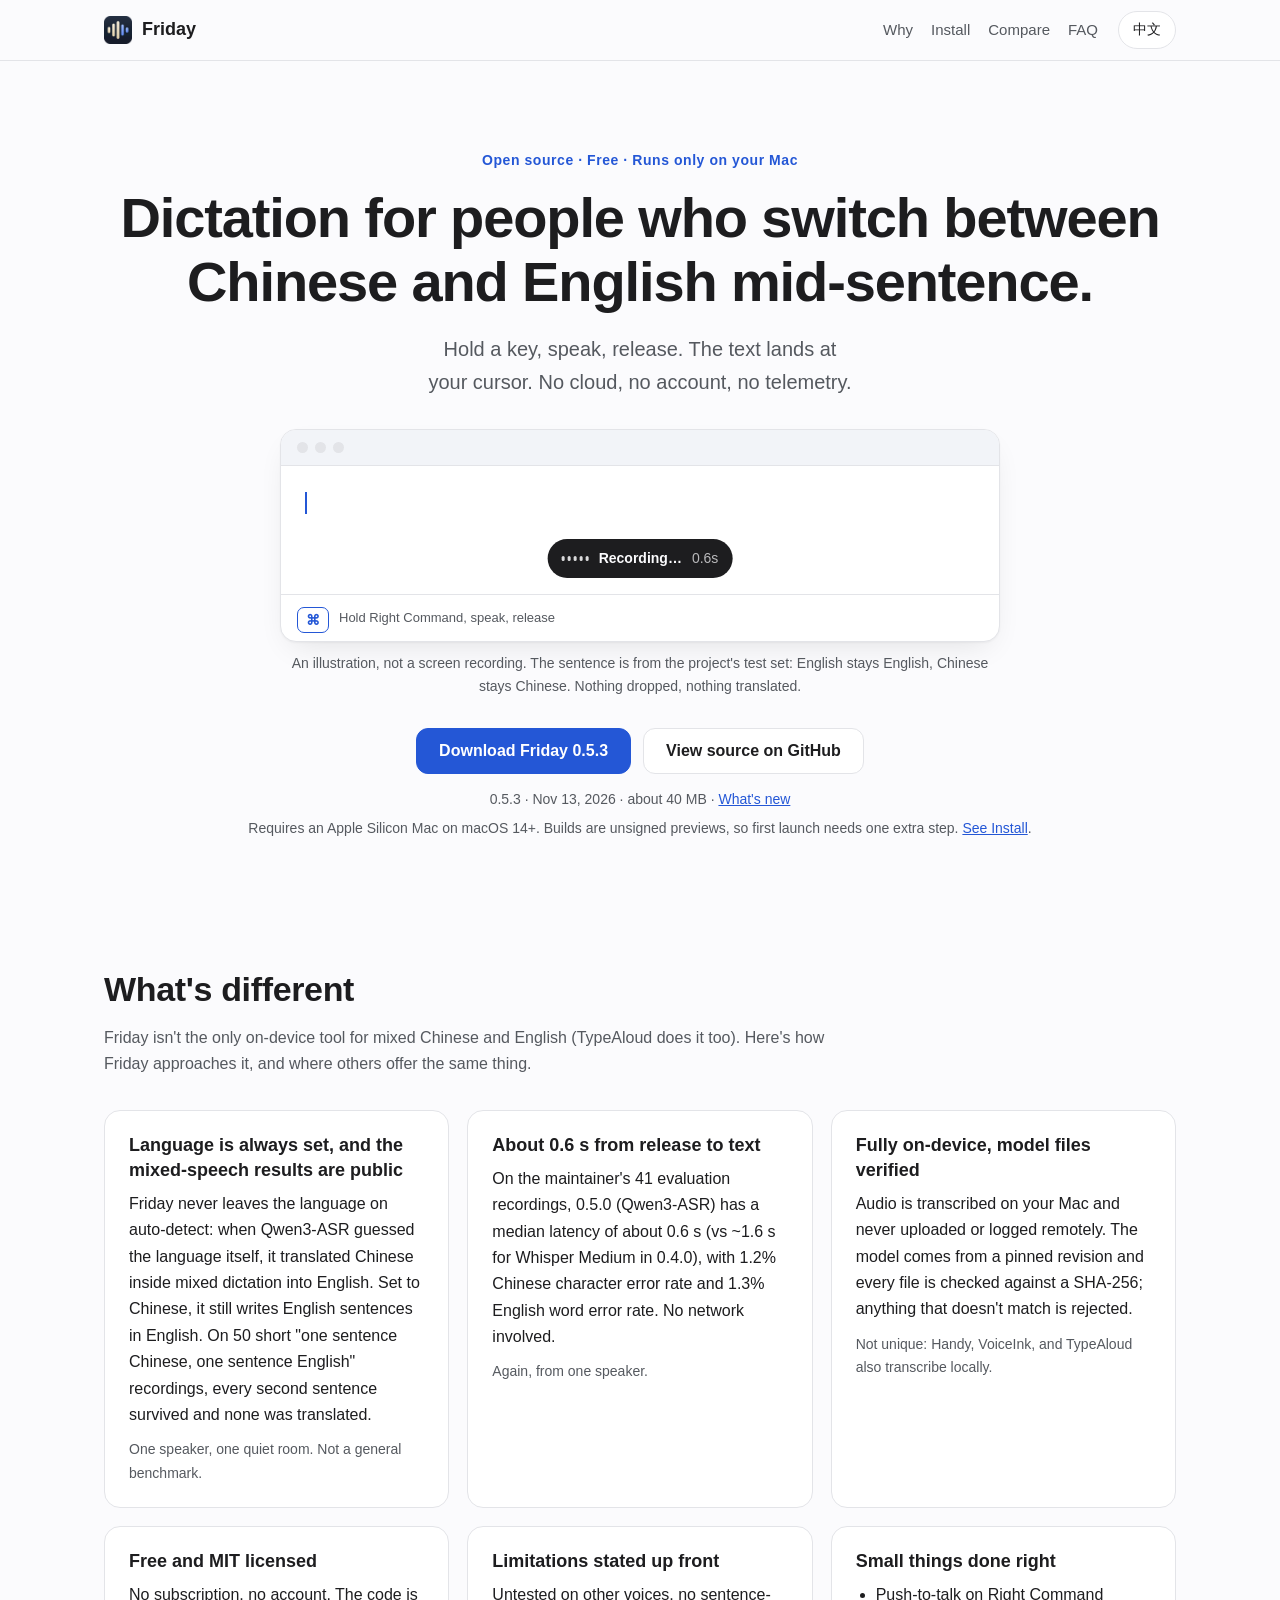
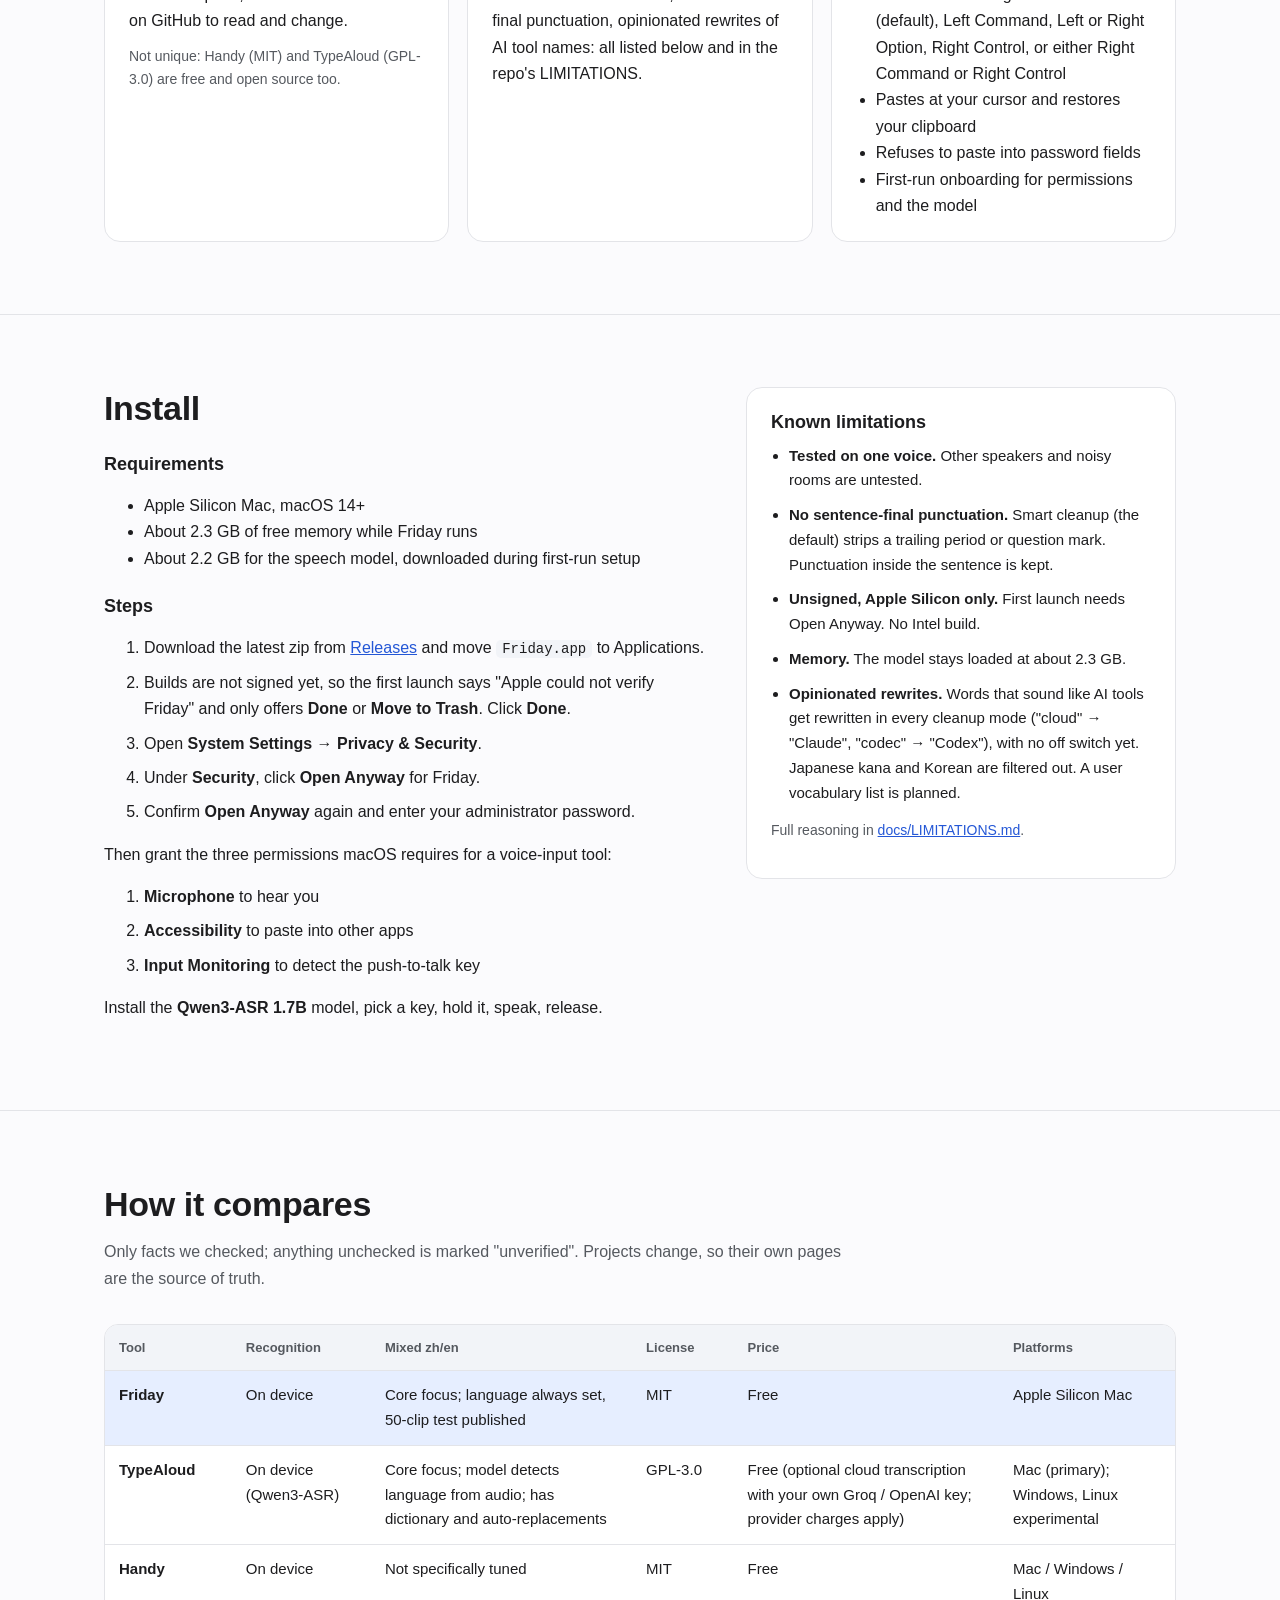
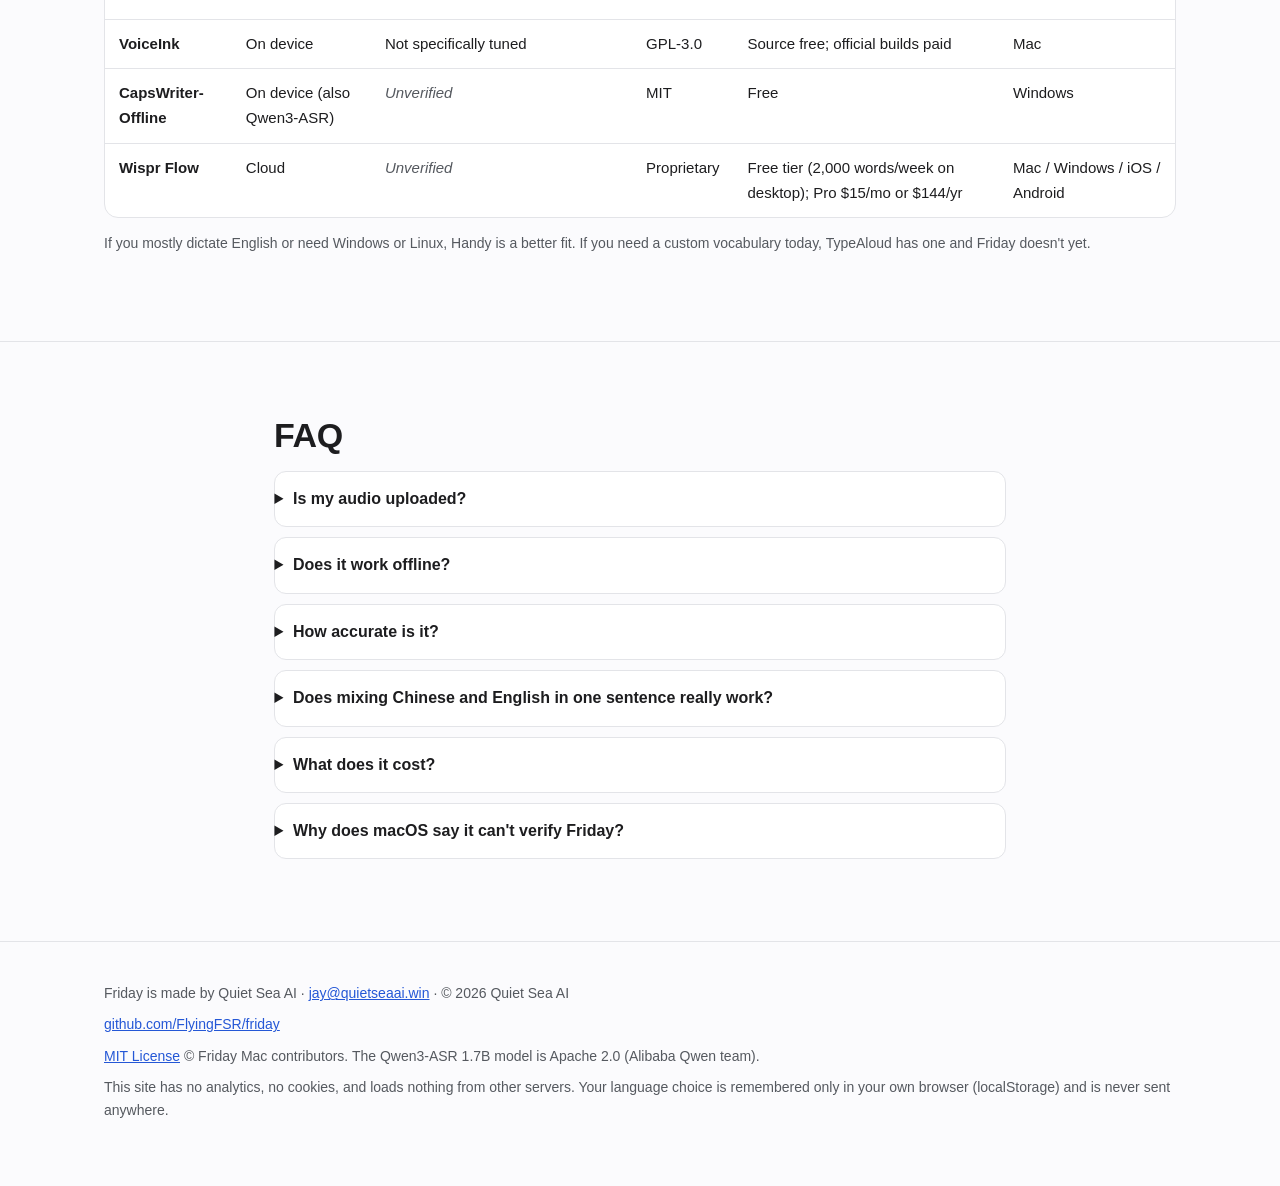
<file: docs/index.html>
<!DOCTYPE html>
<html lang="zh-CN" data-lang="zh">
<head>
<meta charset="utf-8">
<meta name="viewport" content="width=device-width, initial-scale=1">
<title>Friday · 中英混说的本地 Mac 语音输入</title>
<meta name="description" content="Friday：在你的 Mac 上本地运行的语音输入，一句话里中英来回切也不丢词、不翻译。免费，MIT 开源。On-device Mac dictation for Chinese-English code-switching.">
<meta name="color-scheme" content="light dark">
<meta name="theme-color" content="#fbfbfd" media="(prefers-color-scheme: light)">
<meta name="theme-color" content="#0f1115" media="(prefers-color-scheme: dark)">
<link rel="canonical" href="https://friday.quietseaai.win/">
<meta name="author" content="Quiet Sea AI">
<meta property="og:site_name" content="Friday">
<meta property="og:type" content="website">
<meta property="og:url" content="https://friday.quietseaai.win/">
<meta property="og:locale" content="zh_CN">
<meta property="og:locale:alternate" content="en_US">
<meta property="og:title" content="Friday · On-device Mac dictation for Chinese + English">
<meta property="og:description" content="Hold a key, speak Chinese and English in one breath, release. Runs fully on your Mac. Free, MIT licensed.">
<meta property="og:image" content="https://friday.quietseaai.win/og.png?v=4">
<meta property="og:image:width" content="1200">
<meta property="og:image:height" content="630">
<meta property="og:image:alt" content="Friday: 一句话里中英来回切，也不丢词、不乱翻译。On-device Mac dictation for Chinese + English.">
<meta name="twitter:card" content="summary_large_image">
<meta name="twitter:title" content="Friday · On-device Mac dictation for Chinese + English">
<meta name="twitter:description" content="Hold a key, speak Chinese and English in one breath, release. Runs fully on your Mac. Free, MIT licensed.">
<meta name="twitter:image" content="https://friday.quietseaai.win/og.png?v=4">
<link rel="icon" type="image/png" sizes="32x32" href="favicon-32.png">
<link rel="icon" type="image/png" sizes="192x192" href="icon-192.png">
<link rel="apple-touch-icon" href="apple-touch-icon.png">
<link rel="stylesheet" href="style.css">
<script type="application/ld+json">
{"@context":"https://schema.org","@type":"SoftwareApplication","name":"Friday",
"description":"On-device Mac dictation for people who switch between Chinese and English mid-sentence. Runs Qwen3-ASR locally; no cloud, no account, no telemetry.",
"applicationCategory":"UtilitiesApplication","operatingSystem":"macOS 14 or later, Apple Silicon",
"softwareVersion":"0.5.3","license":"https://opensource.org/licenses/MIT",
"offers":{"@type":"Offer","price":"0","priceCurrency":"USD"},
"downloadUrl":"https://github.com/FlyingFSR/friday/releases/latest",
"url":"https://friday.quietseaai.win/","sameAs":["https://github.com/FlyingFSR/friday"],
"image":"https://friday.quietseaai.win/icon-192.png",
"author":{"@type":"Organization","name":"Quiet Sea AI","url":"https://friday.quietseaai.win/"}}
</script>
<script>
(function(){var s=null;try{s=localStorage.getItem('friday-lang')}catch(e){}
var l=s||((navigator.language||'').toLowerCase().indexOf('zh')===0?'zh':'en');
document.documentElement.setAttribute('data-lang',l);document.documentElement.lang=l==='zh'?'zh-CN':'en';})();
</script>
</head>
<body>
<a class="skip" href="#main"><span lang="zh">跳到正文</span><span lang="en">Skip to content</span></a>
<header class="top">
  <div class="wrap bar">
    <a class="brand" href="#top" aria-label="Friday">
      <img src="icon-64.png" width="28" height="28" alt="">
      Friday
    </a>
    <nav aria-label="Main / 主导航">
      <a href="#why"><span lang="zh">区别</span><span lang="en">Why</span></a>
      <a href="#install"><span lang="zh">安装</span><span lang="en">Install</span></a>
      <a href="#compare"><span lang="zh">对比</span><span lang="en">Compare</span></a>
      <a href="#faq">FAQ</a>
    </nav>
    <button id="lang" class="lang" type="button" aria-label="切换语言 / Switch language"><span lang="zh">English</span><span lang="en">中文</span></button>
  </div>
</header>

<main id="main">
<section class="hero" id="top">
  <div class="wrap">
    <p class="eyebrow"><span lang="zh">开源 · 免费 · 只在你的 Mac 上跑</span><span lang="en">Open source · Free · Runs only on your Mac</span></p>
    <h1><span lang="zh">一句话里中英来回切，<br>也不丢词、不乱翻译。</span><span lang="en">Dictation for people who switch between Chinese and English mid&#8209;sentence.</span></h1>
    <p class="lead"><span lang="zh">按住一个键说话，松手，文字直接出现在光标处。不上云，不要账号，没有统计。</span><span lang="en">Hold a key, speak, release. The text lands at your cursor. No cloud, no account, no telemetry.</span></p>
    <figure class="live" id="live">
      <div class="win">
        <div class="win-bar" aria-hidden="true"><i></i><i></i><i></i></div>
        <div class="win-body">
          <blockquote class="out" lang="zh-CN">我让 <mark>Codex review</mark> 一下这个 <mark>pull request</mark>，然后部署到 <mark>production</mark></blockquote>
          <span class="caret" aria-hidden="true"></span>
          <div class="hud" aria-hidden="true">
            <span class="bars"><i></i><i></i><i></i><i></i><i></i></span>
            <span class="hud-rec"><span lang="zh">录音中…</span><span lang="en">Recording…</span></span>
            <span class="hud-tr"><span lang="zh">转写中…</span><span lang="en">Transcribing…</span></span>
            <span class="hud-t">0.0s</span>
          </div>
        </div>
        <div class="win-foot" aria-hidden="true"><kbd class="key">⌘</kbd><span lang="zh">按住右 Command 说话，松手出字</span><span lang="en">Hold Right Command, speak, release</span></div>
      </div>
      <figcaption><span lang="zh">示意动画，不是录屏。句子来自项目测试集：英文还是英文，中文还是中文，不丢词，不翻译。</span><span lang="en">An illustration, not a screen recording. The sentence is from the project's test set: English stays English, Chinese stays Chinese. Nothing dropped, nothing translated.</span></figcaption>
    </figure>
    <div class="cta">
      <a class="btn primary" href="https://github.com/FlyingFSR/friday/releases/latest/download/Friday-macos-arm64.zip"><span lang="zh">下载 Friday 0.5.3</span><span lang="en">Download Friday 0.5.3</span></a>
      <a class="btn" href="https://github.com/FlyingFSR/friday"><span lang="zh">在 GitHub 查看源码</span><span lang="en">View source on GitHub</span></a>
    </div>
    <p class="small ver"><span lang="zh">0.5.3 · 2026 年 11 月 13 日 · 约 40 MB · <a href="https://github.com/FlyingFSR/friday/releases/latest">更新内容</a></span><span lang="en">0.5.3 · Nov 13, 2026 · about 40 MB · <a href="https://github.com/FlyingFSR/friday/releases/latest">What's new</a></span></p>
    <p class="small"><span lang="zh">需要 Apple 芯片 Mac、macOS 14+。目前是未签名预览版，第一次打开要多点一步，<a href="#install">看安装</a>。</span><span lang="en">Requires an Apple Silicon Mac on macOS 14+. Builds are unsigned previews, so first launch needs one extra step. <a href="#install">See Install</a>.</span></p>
  </div>
</section>

<section id="why" aria-labelledby="why-h">
  <div class="wrap">
    <h2 id="why-h"><span lang="zh">和别的语音输入有什么不一样</span><span lang="en">What's different</span></h2>
    <p class="intro"><span lang="zh">本地中英混说的工具不止 Friday 一个（比如 TypeAloud 也做）。下面是 Friday 自己的做法，哪些别人也有，我们直接写出来。</span><span lang="en">Friday isn't the only on-device tool for mixed Chinese and English (TypeAloud does it too). Here's how Friday approaches it, and where others offer the same thing.</span></p>
    <div class="cards">
      <article class="card">
        <h3><span lang="zh">语言总是指定，混说结果公开</span><span lang="en">Language is always set, and the mixed-speech results are public</span></h3>
        <p><span lang="zh">Friday 不让模型自己猜语言：让 Qwen3-ASR 自动判断时，它会把混说里的中文翻成英文。指定中文后，英文句子依然写成英文。在 50 条“一句中文接一句英文”的短录音里，第二句全部保留，没有一句被翻译。</span><span lang="en">Friday never leaves the language on auto-detect: when Qwen3-ASR guessed the language itself, it translated Chinese inside mixed dictation into English. Set to Chinese, it still writes English sentences in English. On 50 short "one sentence Chinese, one sentence English" recordings, every second sentence survived and none was translated.</span></p>
        <p class="fine"><span lang="zh">只是一个人、一个安静房间里的结果，不是通用评测。</span><span lang="en">One speaker, one quiet room. Not a general benchmark.</span></p>
      </article>
      <article class="card">
        <h3><span lang="zh">松手到出字约 0.6 秒</span><span lang="en">About 0.6 s from release to text</span></h3>
        <p><span lang="zh">在作者的 41 条测试录音上，换成 Qwen3-ASR 的 0.5.0 中位延迟约 0.6 秒（0.4.0 的 Whisper Medium 约 1.6 秒）；中文错字率 1.2%，英文错词率 1.3%。不靠网络，不受网速影响。</span><span lang="en">On the maintainer's 41 evaluation recordings, 0.5.0 (Qwen3-ASR) has a median latency of about 0.6 s (vs ~1.6 s for Whisper Medium in 0.4.0), with 1.2% Chinese character error rate and 1.3% English word error rate. No network involved.</span></p>
        <p class="fine"><span lang="zh">同样只代表作者一个人的声音。</span><span lang="en">Again, from one speaker.</span></p>
      </article>
      <article class="card">
        <h3><span lang="zh">完全本地，模型逐个文件校验</span><span lang="en">Fully on-device, model files verified</span></h3>
        <p><span lang="zh">录音只在你的 Mac 上转写，不上传、不远程记录。模型从固定版本下载，每个文件都做 SHA-256 校验，对不上就拒绝。</span><span lang="en">Audio is transcribed on your Mac and never uploaded or logged remotely. The model comes from a pinned revision and every file is checked against a SHA-256; anything that doesn't match is rejected.</span></p>
        <p class="fine"><span lang="zh">不是独有：Handy、VoiceInk、TypeAloud 也在本地识别。</span><span lang="en">Not unique: Handy, VoiceInk, and TypeAloud also transcribe locally.</span></p>
      </article>
      <article class="card">
        <h3><span lang="zh">免费，MIT 开源</span><span lang="en">Free and MIT licensed</span></h3>
        <p><span lang="zh">不用订阅，不要账号。代码在 GitHub，随便看、随便改。</span><span lang="en">No subscription, no account. The code is on GitHub to read and change.</span></p>
        <p class="fine"><span lang="zh">不是独有：Handy（MIT）、TypeAloud（GPL-3.0）也免费开源。</span><span lang="en">Not unique: Handy (MIT) and TypeAloud (GPL-3.0) are free and open source too.</span></p>
      </article>
      <article class="card">
        <h3><span lang="zh">缺点写在明处</span><span lang="en">Limitations stated up front</span></h3>
        <p><span lang="zh">没测过别人的声音、句末不加标点、会改写像 AI 工具名的词，全都写在下面和仓库的 LIMITATIONS 里。</span><span lang="en">Untested on other voices, no sentence-final punctuation, opinionated rewrites of AI tool names: all listed below and in the repo's LIMITATIONS.</span></p>
      </article>
      <article class="card">
        <h3><span lang="zh">日常用得顺手</span><span lang="en">Small things done right</span></h3>
        <ul>
          <li><span lang="zh">快捷键可选右 Command（默认）、左 Command、左右 Option、右 Control，或“右 Command 和右 Control 都能用”</span><span lang="en">Push-to-talk on Right Command (default), Left Command, Left or Right Option, Right Control, or either Right Command or Right Control</span></li>
          <li><span lang="zh">文字插入光标处，之后还原原来的剪贴板</span><span lang="en">Pastes at your cursor and restores your clipboard</span></li>
          <li><span lang="zh">遇到密码框等受保护输入，拒绝粘贴</span><span lang="en">Refuses to paste into password fields</span></li>
          <li><span lang="zh">首次引导：开权限、下模型</span><span lang="en">First-run onboarding for permissions and the model</span></li>
        </ul>
      </article>
    </div>
  </div>
</section>

<section id="install" aria-labelledby="install-h">
  <div class="wrap two">
    <div>
      <h2 id="install-h"><span lang="zh">安装</span><span lang="en">Install</span></h2>
      <h3><span lang="zh">运行要求</span><span lang="en">Requirements</span></h3>
      <ul>
        <li><span lang="zh">Apple 芯片的 Mac，macOS 14 或更新</span><span lang="en">Apple Silicon Mac, macOS 14+</span></li>
        <li><span lang="zh">运行时约占 2.3 GB 内存</span><span lang="en">About 2.3 GB of free memory while Friday runs</span></li>
        <li><span lang="zh">第一次设置时会下载约 2.2 GB 的识别模型</span><span lang="en">About 2.2 GB for the speech model, downloaded during first-run setup</span></li>
      </ul>
      <h3><span lang="zh">步骤</span><span lang="en">Steps</span></h3>
      <ol class="steps">
        <li><span lang="zh">从 <a href="https://github.com/FlyingFSR/friday/releases/latest">Releases</a> 下载最新的 zip，把 <code>Friday.app</code> 拖进“应用程序”。</span><span lang="en">Download the latest zip from <a href="https://github.com/FlyingFSR/friday/releases/latest">Releases</a> and move <code>Friday.app</code> to Applications.</span></li>
        <li><span lang="zh">现在的安装包还没签名，第一次打开会提示“Apple 无法验证 Friday”，只给“完成”和“移到废纸篓”两个按钮。点 <strong>完成</strong>。</span><span lang="en">Builds are not signed yet, so the first launch says "Apple could not verify Friday" and only offers <strong>Done</strong> or <strong>Move to Trash</strong>. Click <strong>Done</strong>.</span></li>
        <li><span lang="zh">打开 <strong>系统设置</strong> → <strong>隐私与安全性</strong>。</span><span lang="en">Open <strong>System Settings</strong> → <strong>Privacy &amp; Security</strong>.</span></li>
        <li><span lang="zh">在 <strong>安全性</strong> 里，点 Friday 旁边的 <strong>仍要打开</strong>。</span><span lang="en">Under <strong>Security</strong>, click <strong>Open Anyway</strong> for Friday.</span></li>
        <li><span lang="zh">再点一次 <strong>仍要打开</strong>，输入电脑密码。</span><span lang="en">Confirm <strong>Open Anyway</strong> again and enter your administrator password.</span></li>
      </ol>
      <p><span lang="zh">然后按提示给三个权限，这是 macOS 对语音输入工具的要求：</span><span lang="en">Then grant the three permissions macOS requires for a voice-input tool:</span></p>
      <ol class="perm">
        <li><span lang="zh"><strong>麦克风</strong>：听你说话</span><span lang="en"><strong>Microphone</strong> to hear you</span></li>
        <li><span lang="zh"><strong>辅助功能</strong>：把字贴进别的 App</span><span lang="en"><strong>Accessibility</strong> to paste into other apps</span></li>
        <li><span lang="zh"><strong>输入监控</strong>：识别你按下的快捷键</span><span lang="en"><strong>Input Monitoring</strong> to detect the push-to-talk key</span></li>
      </ol>
      <p><span lang="zh">最后下载 <strong>Qwen3-ASR 1.7B</strong> 模型，选好快捷键，按住说话，松手，就可以了。</span><span lang="en">Install the <strong>Qwen3-ASR 1.7B</strong> model, pick a key, hold it, speak, release.</span></p>
    </div>
    <aside class="limits" aria-labelledby="lim-h">
      <h3 id="lim-h"><span lang="zh">已知问题</span><span lang="en">Known limitations</span></h3>
      <ul>
        <li><span lang="zh"><strong>只测过作者一个人</strong>：别人的声音和嘈杂环境还没测。</span><span lang="en"><strong>Tested on one voice.</strong> Other speakers and noisy rooms are untested.</span></li>
        <li><span lang="zh"><strong>句末不加标点</strong>：默认会去掉最后的句号或问号，句子中间的标点会保留。</span><span lang="en"><strong>No sentence-final punctuation.</strong> Smart cleanup (the default) strips a trailing period or question mark. Punctuation inside the sentence is kept.</span></li>
        <li><span lang="zh"><strong>未签名，只支持 Apple 芯片</strong>：第一次打开要走“仍要打开”；没有 Intel 版本。</span><span lang="en"><strong>Unsigned, Apple Silicon only.</strong> First launch needs Open Anyway. No Intel build.</span></li>
        <li><span lang="zh"><strong>内存</strong>：模型常驻约 2.3 GB。</span><span lang="en"><strong>Memory.</strong> The model stays loaded at about 2.3 GB.</span></li>
        <li><span lang="zh"><strong>会改写一些词</strong>：像 AI 工具名的词会被改掉（cloud → Claude，codec → Codex），目前所有模式都这样，还不能关。日文假名和韩文会被过滤，暂时不适合日语、韩语。可自定义的词表在计划中。</span><span lang="en"><strong>Opinionated rewrites.</strong> Words that sound like AI tools get rewritten in every cleanup mode ("cloud" → "Claude", "codec" → "Codex"), with no off switch yet. Japanese kana and Korean are filtered out. A user vocabulary list is planned.</span></li>
      </ul>
      <p class="fine"><span lang="zh">完整说明见 <a href="https://github.com/FlyingFSR/friday/blob/main/docs/LIMITATIONS.md">docs/LIMITATIONS.md</a>。</span><span lang="en">Full reasoning in <a href="https://github.com/FlyingFSR/friday/blob/main/docs/LIMITATIONS.md">docs/LIMITATIONS.md</a>.</span></p>
    </aside>
  </div>
</section>

<section id="compare" aria-labelledby="cmp-h">
  <div class="wrap">
    <h2 id="cmp-h"><span lang="zh">和类似工具对比</span><span lang="en">How it compares</span></h2>
    <p class="intro"><span lang="zh">只写我们核实过的；没核实的标“未确认”。各项目可能已更新，以它们自己的页面为准。</span><span lang="en">Only facts we checked; anything unchecked is marked "unverified". Projects change, so their own pages are the source of truth.</span></p>
    <div class="table-scroll" tabindex="0" role="region" aria-labelledby="cmp-h">
    <table>
      <thead><tr>
        <th scope="col"><span lang="zh">工具</span><span lang="en">Tool</span></th>
        <th scope="col"><span lang="zh">识别在哪跑</span><span lang="en">Recognition</span></th>
        <th scope="col"><span lang="zh">中英混说</span><span lang="en">Mixed zh/en</span></th>
        <th scope="col"><span lang="zh">许可证</span><span lang="en">License</span></th>
        <th scope="col"><span lang="zh">价格</span><span lang="en">Price</span></th>
        <th scope="col"><span lang="zh">平台</span><span lang="en">Platforms</span></th>
      </tr></thead>
      <tbody>
        <tr class="me"><th scope="row">Friday</th><td><span lang="zh">本机</span><span lang="en">On device</span></td><td><span lang="zh">主打；语言总是指定，公开 50 条测试</span><span lang="en">Core focus; language always set, 50-clip test published</span></td><td>MIT</td><td><span lang="zh">免费</span><span lang="en">Free</span></td><td><span lang="zh">Apple 芯片 Mac</span><span lang="en">Apple Silicon Mac</span></td></tr>
        <tr><th scope="row">TypeAloud</th><td><span lang="zh">本机（Qwen3-ASR）</span><span lang="en">On device (Qwen3-ASR)</span></td><td><span lang="zh">主打；模型从音频自动判断语言；有词典和自动替换</span><span lang="en">Core focus; model detects language from audio; has dictionary and auto-replacements</span></td><td>GPL-3.0</td><td><span lang="zh">免费（可选云端转写用你自己的 Groq / OpenAI key，费用由服务商收）</span><span lang="en">Free (optional cloud transcription with your own Groq / OpenAI key; provider charges apply)</span></td><td><span lang="zh">Mac（主力）；Windows、Linux 实验版</span><span lang="en">Mac (primary); Windows, Linux experimental</span></td></tr>
        <tr><th scope="row">Handy</th><td><span lang="zh">本机</span><span lang="en">On device</span></td><td><span lang="zh">没有专门调过</span><span lang="en">Not specifically tuned</span></td><td>MIT</td><td><span lang="zh">免费</span><span lang="en">Free</span></td><td>Mac / Windows / Linux</td></tr>
        <tr><th scope="row">VoiceInk</th><td><span lang="zh">本机</span><span lang="en">On device</span></td><td><span lang="zh">没有专门调过</span><span lang="en">Not specifically tuned</span></td><td>GPL-3.0</td><td><span lang="zh">源码免费，官方构建版付费</span><span lang="en">Source free; official builds paid</span></td><td>Mac</td></tr>
        <tr><th scope="row">CapsWriter-Offline</th><td><span lang="zh">本机（也用 Qwen3-ASR）</span><span lang="en">On device (also Qwen3-ASR)</span></td><td class="unk"><span lang="zh">未确认</span><span lang="en">Unverified</span></td><td>MIT</td><td><span lang="zh">免费</span><span lang="en">Free</span></td><td>Windows</td></tr>
        <tr><th scope="row">Wispr Flow</th><td><span lang="zh">云端</span><span lang="en">Cloud</span></td><td class="unk"><span lang="zh">未确认</span><span lang="en">Unverified</span></td><td><span lang="zh">闭源</span><span lang="en">Proprietary</span></td><td><span lang="zh">免费版（桌面每周 2,000 词）；Pro $15/月或 $144/年</span><span lang="en">Free tier (2,000 words/week on desktop); Pro $15/mo or $144/yr</span></td><td>Mac / Windows / iOS / Android</td></tr>
      </tbody>
    </table>
    </div>
    <p class="fine"><span lang="zh">如果你主要说英文，或者需要 Windows、Linux，Handy 更合适。需要自定义词表的话，TypeAloud 现在就有，Friday 还没有。</span><span lang="en">If you mostly dictate English or need Windows or Linux, Handy is a better fit. If you need a custom vocabulary today, TypeAloud has one and Friday doesn't yet.</span></p>
  </div>
</section>

<section id="faq" aria-labelledby="faq-h">
  <div class="wrap narrow">
    <h2 id="faq-h"><span lang="zh">常见问题</span><span lang="en">FAQ</span></h2>
    <details><summary><span lang="zh">我的录音会上传吗？</span><span lang="en">Is my audio uploaded?</span></summary>
      <p><span lang="zh">不会。录音只在你的 Mac 上转写，从不上传、不远程记录、不发给第三方。没有账号，没有统计。只有第一次下载模型文件时会联网，直接从源头下载。</span><span lang="en">No. Audio is transcribed on your Mac and never uploaded, logged remotely, or sent to third parties. No account, no telemetry. The only network use is downloading the model files the first time, straight from their source.</span></p></details>
    <details><summary><span lang="zh">能断网用吗？</span><span lang="en">Does it work offline?</span></summary>
      <p><span lang="zh">可以。模型下载好之后，识别全部在本机完成，不需要网络。</span><span lang="en">Yes. Once the model is downloaded, recognition runs entirely on your Mac with no network needed.</span></p></details>
    <details><summary><span lang="zh">准不准？</span><span lang="en">How accurate is it?</span></summary>
      <p><span lang="zh">在作者自己的 41 条录音上，中文错字率 1.2%，英文错词率 1.3%。这只是一个人、一个安静房间的结果，你的口音和环境可能不一样。欢迎把你的结果发到 <a href="https://github.com/FlyingFSR/friday/issues">Issues</a>。</span><span lang="en">On the maintainer's 41 recordings: 1.2% Chinese character error rate, 1.3% English word error rate. That's one speaker in one quiet room; your accent and room may differ. Results posted to <a href="https://github.com/FlyingFSR/friday/issues">Issues</a> are welcome.</span></p></details>
    <details><summary><span lang="zh">一句话里中英混着说真的行吗？</span><span lang="en">Does mixing Chinese and English in one sentence really work?</span></summary>
      <p><span lang="zh">这是 Friday 存在的理由。识别语言总是指定（默认中文，也可选英文），英文句子依然写成英文。50 条“一句中文接一句英文”的录音里没有一句被翻译或丢掉。注意：像 cloud、codec 这类词会被改写成 Claude、Codex。</span><span lang="en">It's why Friday exists. The language is always set (Chinese unless you choose English), and English sentences stay English. In 50 "one sentence Chinese, one sentence English" recordings, none was translated or dropped. Note that words like "cloud" and "codec" get rewritten to "Claude" and "Codex".</span></p></details>
    <details><summary><span lang="zh">要钱吗？</span><span lang="en">What does it cost?</span></summary>
      <p><span lang="zh">免费，MIT 开源，没有订阅。</span><span lang="en">Nothing. Free and MIT licensed, no subscription.</span></p></details>
    <details><summary><span lang="zh">为什么第一次打开提示“无法验证”？</span><span lang="en">Why does macOS say it can't verify Friday?</span></summary>
      <p><span lang="zh">目前的安装包还没有签名。按<a href="#install">安装步骤</a>在“隐私与安全性”里点“仍要打开”即可。</span><span lang="en">Current builds aren't signed yet. Follow the <a href="#install">install steps</a> and click Open Anyway in Privacy &amp; Security.</span></p></details>
  </div>
</section>
</main>

<footer>
  <div class="wrap foot">
    <p class="org">Friday is made by Quiet Sea AI · <a href="mailto:jay@quietseaai.win">jay@quietseaai.win</a> · © 2026 Quiet Sea AI</p>
    <p><a href="https://github.com/FlyingFSR/friday">github.com/FlyingFSR/friday</a></p>
    <p><span lang="zh"><a href="https://github.com/FlyingFSR/friday/blob/main/LICENSE">MIT 许可证</a> © Friday Mac contributors。识别模型 Qwen3-ASR 1.7B 为 Apache 2.0（阿里通义千问团队）。</span><span lang="en"><a href="https://github.com/FlyingFSR/friday/blob/main/LICENSE">MIT License</a> © Friday Mac contributors. The Qwen3-ASR 1.7B model is Apache 2.0 (Alibaba Qwen team).</span></p>
    <p class="fine"><span lang="zh">本站没有统计、没有 Cookie、不加载任何外部资源。你选的语言只保存在你自己的浏览器里（localStorage），不会发给任何人。</span><span lang="en">This site has no analytics, no cookies, and loads nothing from other servers. Your language choice is remembered only in your own browser (localStorage) and is never sent anywhere.</span></p>
  </div>
</footer>
<script>
(function(){var b=document.getElementById('lang'),h=document.documentElement;
var T={zh:'Friday · 中英混说的本地 Mac 语音输入',en:'Friday · On-device Mac dictation for Chinese + English'};
function set(l,save){h.setAttribute('data-lang',l);h.lang=l==='zh'?'zh-CN':'en';document.title=T[l];
b.setAttribute('aria-label',l==='zh'?'Switch to English':'切换到中文');if(save){try{localStorage.setItem('friday-lang',l)}catch(e){}}}
set(h.getAttribute('data-lang'),false);
b.addEventListener('click',function(){set(h.getAttribute('data-lang')==='zh'?'en':'zh',true)});})();
</script>
<script>
(function(){var f=document.getElementById('live');if(!f)return;
if(window.matchMedia&&matchMedia('(prefers-reduced-motion: reduce)').matches){f.className='live s-done';return;}
var t=f.querySelector('.hud-t'),timer=null,steps=[['s-idle',1200],['s-rec',2600],['s-tr',700],['s-done',4200]],i=0;
function go(){var st=steps[i];f.className='live '+st[0];clearInterval(timer);
if(st[0]==='s-rec'){var t0=Date.now();t.textContent='0.0s';timer=setInterval(function(){t.textContent=((Date.now()-t0)/1000).toFixed(1)+'s'},100);}
i=(i+1)%steps.length;setTimeout(go,st[1]);}
f.className='live s-idle';go();})();
</script>
</body>
</html>
</file>
<file: docs/style.css>
:root{--bg:#fbfbfd;--fg:#1d1d1f;--muted:#55595f;--card:#fff;--line:#e3e4e8;--accent:#2457d6;--accent-fg:#fff;--mark:#e6eeff;--soft:#f2f4f8}
@media (prefers-color-scheme:dark){:root{--bg:#0f1115;--fg:#eceef2;--muted:#a7adb7;--card:#171a20;--line:#2a2f38;--accent:#7aa2ff;--accent-fg:#0b1020;--mark:#1f2c4d;--soft:#141821}}
*{box-sizing:border-box}
html{scroll-behavior:smooth;-webkit-text-size-adjust:100%}
@media (prefers-reduced-motion:reduce){html{scroll-behavior:auto}}
body{margin:0;background:var(--bg);color:var(--fg);font:16px/1.65 -apple-system,BlinkMacSystemFont,"Segoe UI","PingFang SC","Hiragino Sans GB","Microsoft YaHei","Noto Sans CJK SC",Roboto,"Helvetica Neue",Arial,sans-serif}
html[data-lang="zh"] [lang="en"],html[data-lang="en"] [lang="zh"]{display:none!important}
a{color:var(--accent)}
a:focus-visible,button:focus-visible,summary:focus-visible,.table-scroll:focus-visible{outline:3px solid var(--accent);outline-offset:3px;border-radius:6px}
.wrap{max-width:1120px;margin:0 auto;padding:0 24px}
.narrow{max-width:780px}
.skip{position:absolute;left:-999px;top:8px;background:var(--accent);color:var(--accent-fg);padding:8px 14px;border-radius:8px;z-index:10}
.skip:focus{left:8px}
.sr-only{position:absolute;width:1px;height:1px;overflow:hidden;clip:rect(0 0 0 0);white-space:nowrap}
.top{position:sticky;top:0;z-index:5;background:color-mix(in srgb,var(--bg) 88%,transparent);backdrop-filter:saturate(1.4) blur(10px);-webkit-backdrop-filter:saturate(1.4) blur(10px);border-bottom:1px solid var(--line)}
.bar{display:flex;align-items:center;gap:20px;height:60px}
.brand{display:flex;align-items:center;gap:10px;font-weight:700;font-size:18px;color:var(--fg);text-decoration:none}
nav{display:flex;gap:18px;margin-left:auto}
nav a{color:var(--muted);text-decoration:none;font-size:15px}
nav a:hover{color:var(--fg)}
.lang{font:inherit;font-size:14px;padding:6px 14px;border-radius:999px;border:1px solid var(--line);background:var(--card);color:var(--fg);cursor:pointer;min-height:36px}
.lang:hover{border-color:var(--accent)}
section{padding:72px 0;border-bottom:1px solid var(--line)}
.hero{padding:88px 0 56px;border:0;text-align:center}
.eyebrow{color:var(--accent);font-weight:600;font-size:14px;letter-spacing:.04em;margin:0 0 14px}
h1{font-size:clamp(30px,5.2vw,56px);line-height:1.15;letter-spacing:-.02em;margin:0 0 18px}
h2{font-size:clamp(24px,3.2vw,34px);line-height:1.25;margin:0 0 14px;letter-spacing:-.01em}
h3{font-size:18px;line-height:1.4;margin:0 0 8px}
.lead{font-size:clamp(17px,2vw,20px);color:var(--muted);max-width:680px;margin:0 auto 30px}
mark{background:var(--mark);color:inherit;padding:0 4px;border-radius:4px}
.cta{display:flex;gap:12px;justify-content:center;flex-wrap:wrap;margin-bottom:14px}
.btn{display:inline-flex;align-items:center;min-height:46px;padding:0 22px;border-radius:12px;border:1px solid var(--line);background:var(--card);color:var(--fg);text-decoration:none;font-weight:600}
.btn.primary{background:var(--accent);border-color:var(--accent);color:var(--accent-fg)}
.btn:hover{filter:brightness(1.06)}
.small{font-size:14px;color:var(--muted);margin:0}
.small.ver{margin-bottom:6px}
.intro{color:var(--muted);max-width:760px;margin:0 0 32px}
.cards{display:grid;grid-template-columns:repeat(auto-fit,minmax(300px,1fr));gap:18px}
.card{background:var(--card);border:1px solid var(--line);border-radius:16px;padding:22px 24px}
.card p{margin:0 0 10px}
.card ul{margin:0;padding-left:20px}
.fine{font-size:14px;color:var(--muted)}
.card .fine{margin:0}
.two{display:grid;grid-template-columns:1.4fr 1fr;gap:40px;align-items:start}
.two h3{margin-top:22px}
.steps li,.perm li{margin-bottom:8px}
code{font:14px ui-monospace,SFMono-Regular,Menlo,Consolas,monospace;background:var(--soft);padding:1px 6px;border-radius:5px}
.limits{background:var(--card);border:1px solid var(--line);border-radius:16px;padding:22px 24px;position:sticky;top:80px}
.limits h3{margin-top:0}
.limits ul{padding-left:18px;margin:0 0 12px}
.limits li{margin-bottom:10px;font-size:15px}
.table-scroll{overflow-x:auto;border:1px solid var(--line);border-radius:14px;background:var(--card)}
table{border-collapse:collapse;width:100%;min-width:760px;font-size:15px}
th,td{text-align:left;padding:12px 14px;border-bottom:1px solid var(--line);vertical-align:top}
thead th{font-size:13px;color:var(--muted);font-weight:600;background:var(--soft)}
tbody tr:last-child th,tbody tr:last-child td{border-bottom:0}
tr.me{background:var(--mark)}
td.unk{color:var(--muted);font-style:italic}
details{border:1px solid var(--line);border-radius:12px;background:var(--card);margin-bottom:10px;padding:0 18px}
summary{cursor:pointer;font-weight:600;padding:14px 0;list-style-position:outside}
details p{margin:0 0 16px;color:var(--fg)}
footer{padding:40px 0 56px}
.foot p{margin:0 0 8px;color:var(--muted);font-size:14px}
@media (max-width:820px){.two{grid-template-columns:1fr}.limits{position:static}nav{display:none}.lang{margin-left:auto}section{padding:56px 0}.hero{padding:56px 0 40px}.hero h1 br{display:none}}
@media (max-width:420px){.wrap{padding:0 18px}.cards{grid-template-columns:1fr}.btn{width:100%;justify-content:center}}
h1,h2,.lead{text-wrap:balance}
td:nth-child(4){white-space:nowrap}

/* hero illustration: hold key -> recording -> transcribing -> text pasted */
.live{margin:0 auto 30px;max-width:720px;text-align:left}
.win{background:var(--card);border:1px solid var(--line);border-radius:16px;overflow:hidden;box-shadow:0 1px 2px rgb(0 0 0/.04),0 12px 32px -12px rgb(0 0 0/.12)}
.win-bar{display:flex;gap:7px;padding:12px 16px;border-bottom:1px solid var(--line);background:var(--soft)}
.win-bar i{width:11px;height:11px;border-radius:50%;background:var(--line)}
.win-body{position:relative;min-height:128px;padding:22px 24px}
.out{margin:0;font-size:clamp(18px,2.4vw,24px);font-weight:600;line-height:1.55;transition:opacity .15s}
.caret{position:absolute;left:24px;top:26px;width:2px;height:1.4em;background:var(--accent);animation:blink 1s steps(1) infinite}
@keyframes blink{50%{opacity:0}}
.hud{position:absolute;left:50%;bottom:16px;transform:translate(-50%,8px);display:flex;align-items:center;gap:10px;padding:8px 14px;border-radius:999px;background:var(--fg);color:var(--bg);font-size:14px;font-weight:600;white-space:nowrap;opacity:0;transition:opacity .2s,transform .2s}
.bars{display:flex;align-items:center;gap:3px;height:16px}
.bars i{width:3px;height:30%;border-radius:2px;background:currentColor;opacity:.85}
.hud-t{font-variant-numeric:tabular-nums;opacity:.7;font-weight:500}
.hud-tr{display:none}
.win-foot{display:flex;align-items:center;gap:10px;padding:10px 16px;border-top:1px solid var(--line);font-size:13px;color:var(--muted)}
.key{display:inline-grid;place-items:center;min-width:30px;height:26px;padding:0 8px;border:1px solid var(--line);border-bottom-width:3px;border-radius:7px;background:var(--card);color:var(--fg);font:600 14px/1 -apple-system,BlinkMacSystemFont,sans-serif;transition:transform .08s,border-bottom-width .08s}
.live figcaption{margin-top:10px;font-size:14px;color:var(--muted);text-align:center}
.live .out{opacity:1}.live .caret{display:none}
.live.s-idle .out,.live.s-rec .out,.live.s-tr .out{opacity:0}
.live.s-idle .caret,.live.s-rec .caret,.live.s-tr .caret{display:block}
.live.s-rec .hud,.live.s-tr .hud{opacity:1;transform:translate(-50%,0)}
.live.s-rec .key{transform:translateY(2px);border-bottom-width:1px;border-color:var(--accent);color:var(--accent)}
.live.s-rec .bars i{animation:wave .9s ease-in-out infinite}
.live.s-rec .bars i:nth-child(2){animation-delay:.15s}.live.s-rec .bars i:nth-child(3){animation-delay:.3s}
.live.s-rec .bars i:nth-child(4){animation-delay:.45s}.live.s-rec .bars i:nth-child(5){animation-delay:.6s}
@keyframes wave{0%,100%{height:30%}50%{height:100%}}
.live.s-tr .hud-rec,.live.s-tr .hud-t{display:none}.live.s-tr .hud-tr{display:inline}
.live.s-tr .bars i{height:30%;animation:none}
@media (prefers-reduced-motion:reduce){.caret{animation:none}}
</file>
